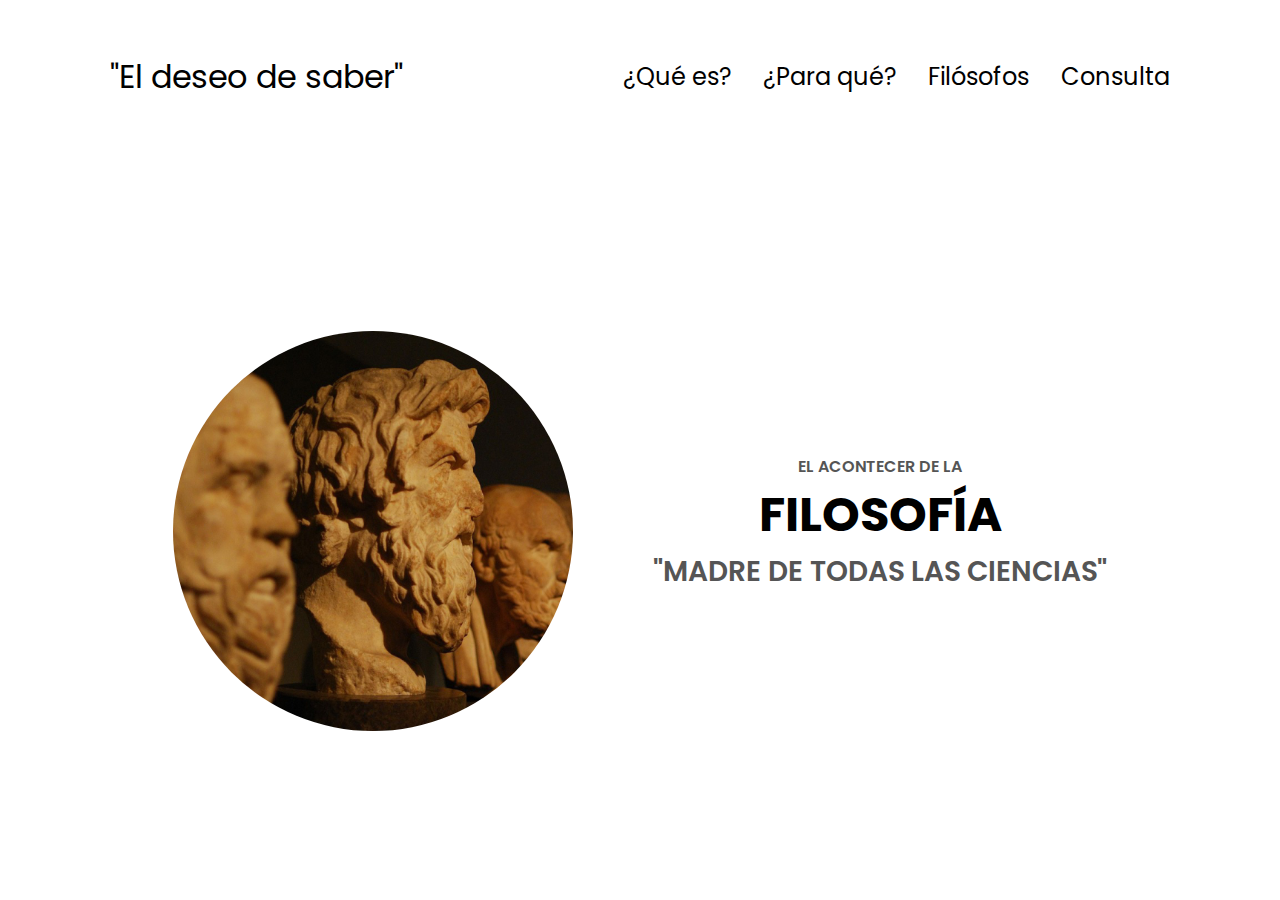
<file: index.html>
<!DOCTYPE html>
<html lang="en">
  <head>
    <meta charset="UTF-8" />
    <meta name="viewport" content="width=device-width, initial-scale=1.0" />
    <title>Pagina central</title>
    <style>
      .botones-extras {
        display: flex;
        justify-content: center;
      }
      .div-para-boton-regresar {
        display: block;
      }
      .porfavor-jala {
        color: white;
      }
      .contenedor-general {
        display: grid;
        grid-template-columns: 600px 600px;
        justify-content: center;
        align-items: center;
        column-gap: 40px;
        row-gap: 40px;
        margin-top: 20px;
        margin-bottom: 20px;
      }
      .botones {
        background: none;
        border: rgb(53, 53, 53) 0.1rem solid;
        font-weight: 600;
        padding: 1rem;
        border-radius: 2rem;
        background: rgb(53, 53, 53);
        color: white;
      }
      .botones:hover {
        border: rgb(255, 255, 255) 0.1rem solid;
        background: rgb(53, 53, 53);
        color: white;
        cursor: pointer;
        opacity: 0.5;
      }
    </style>
  </head>
  <body>
    <link rel="stylesheet" href="./estilos.css" />
    <nav id="desktop-nav">
      <div class="logo">"El deseo de saber"</div>
      <div>
        <ul class="nav-links">
          <li><a href="./que-es-filosofia.html">¿Qué es?</a></li>
          <li>
            <a
              href="https://www.scielo.org.mx/scielo.php?script=sci_arttext&pid=S0188-66492020000200429"
              >¿Para qué?</a
            >
          </li>
          <li><a href="./filosofos.html">Filósofos</a></li>
          <li>
            <a href="https://librosoa.unam.mx/handle/123456789/117">Consulta</a>
          </li>
        </ul>
      </div>
    </nav>

    <section id="profile">
      <div class="section__pic-container">
        <img src="./img-filosofos/img-principal.jpg" class="foto-perfil" />
      </div>
      <div class="section__text">
        <p class="section__text__p1">EL ACONTECER DE LA</p>
        <h1 class="title">FILOSOFÍA</h1>
        <p class="section__text__p2">"MADRE DE TODAS LAS CIENCIAS"</p>
        <div class="btn-container"></div>
      </div>
    </section>
  </body>
</html>
</file>
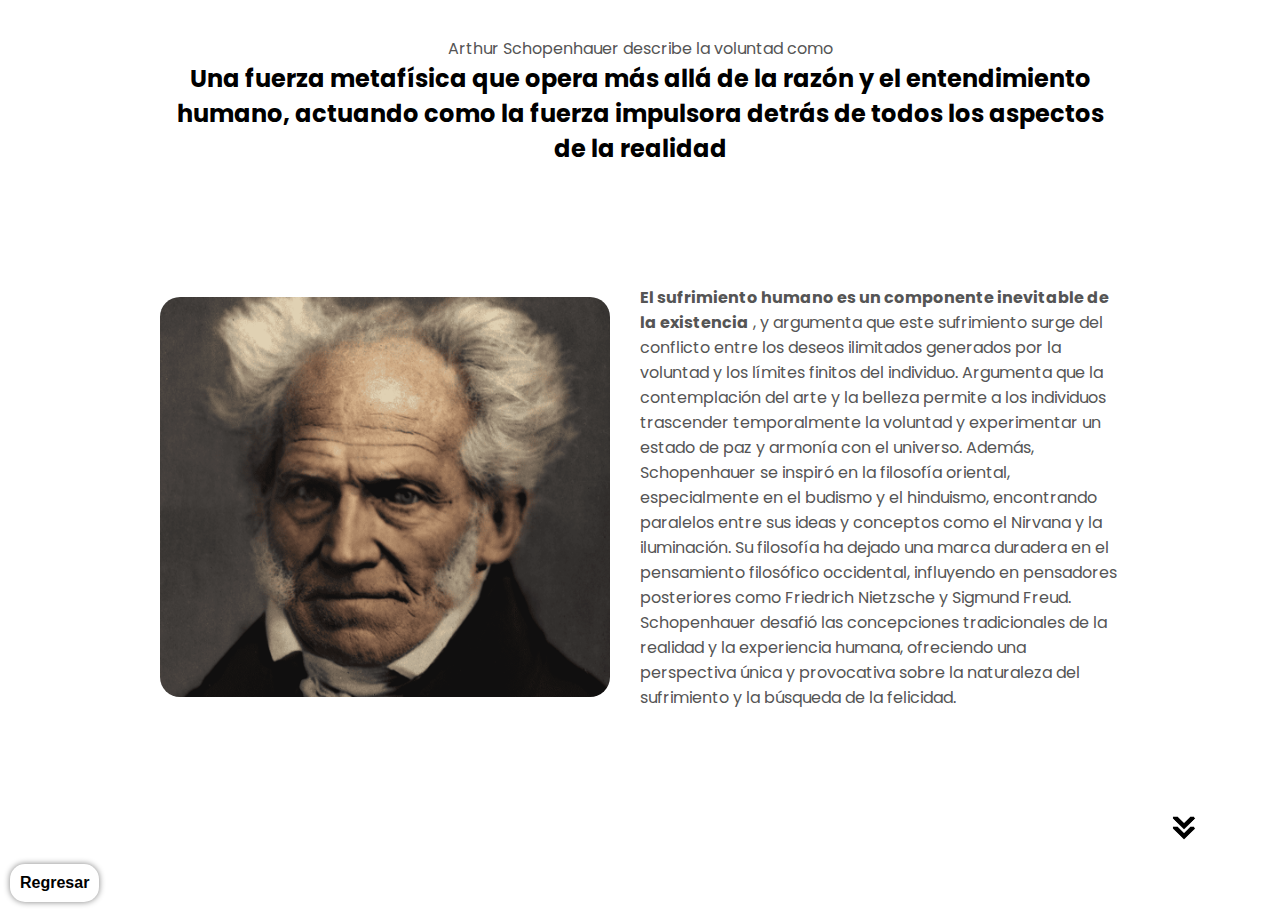
<file: arthur-filo.html>
<!DOCTYPE html>
<html lang="en">
  <head>
    <meta charset="UTF-8" />
    <meta name="viewport" content="width=device-width, initial-scale=1.0" />
    <title>Arthur Schopenhauer</title>
  </head>
  <body>
    <link rel="stylesheet" href="./estilos.css" />

    <section id="about">
      <p class="section__text__p1">
        Arthur Schopenhauer describe la voluntad como
      </p>
      <h2 align="center" class="">
        Una fuerza metafísica que opera más allá de la razón y el entendimiento
        humano, actuando como la fuerza impulsora detrás de todos los aspectos
        de la realidad
      </h2>
      <div class="section-container">
        <div class="section__pic-container">
          <img src="./img-filosofos/arthur-filo.png" class="about-pic" />
        </div>
        <div class="about-details-container">
          <div class="about-containers">
            <p>
              <strong>
                El sufrimiento humano es un componente inevitable de la
                existencia</strong
              >
              , y argumenta que este sufrimiento surge del conflicto entre los
              deseos ilimitados generados por la voluntad y los límites finitos
              del individuo. Argumenta que la contemplación del arte y la
              belleza permite a los individuos trascender temporalmente la
              voluntad y experimentar un estado de paz y armonía con el
              universo. Además, Schopenhauer se inspiró en la filosofía
              oriental, especialmente en el budismo y el hinduismo, encontrando
              paralelos entre sus ideas y conceptos como el Nirvana y la
              iluminación. Su filosofía ha dejado una marca duradera en el
              pensamiento filosófico occidental, influyendo en pensadores
              posteriores como Friedrich Nietzsche y Sigmund Freud. Schopenhauer
              desafió las concepciones tradicionales de la realidad y la
              experiencia humana, ofreciendo una perspectiva única y provocativa
              sobre la naturaleza del sufrimiento y la búsqueda de la felicidad.
            </p>
          </div>
        </div>
      </div>
      <a href="./About-me.html"
        ><img src="./imagenes-R/arrow.png" class="icon arrow"
      /></a>
    </section>

    <button class="boton-regresar">
      <a href="filosofos.html">Regresar</a>
    </button>
  </body>
</html>
</file>
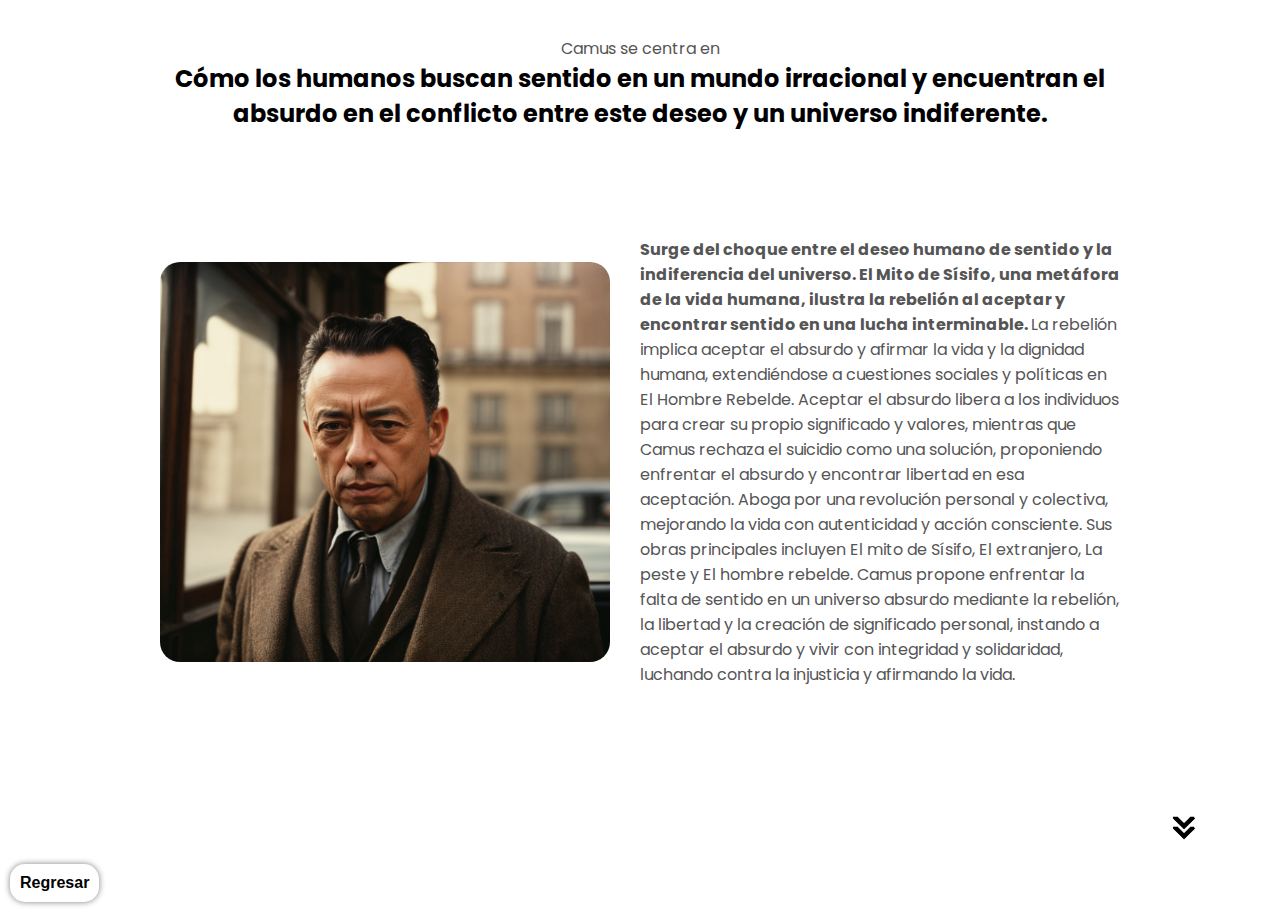
<file: camus-filo.html>
<!DOCTYPE html>
<html lang="en">
  <head>
    <meta charset="UTF-8" />
    <meta name="viewport" content="width=device-width, initial-scale=1.0" />
    <title>Camus filosofia</title>
  </head>
  <body>
    <link rel="stylesheet" href="./estilos.css" />

    <section id="about">
      <p class="section__text__p1">Camus se centra en</p>
      <h2 align="center" class="">
        Cómo los humanos buscan sentido en un mundo irracional y encuentran el
        absurdo en el conflicto entre este deseo y un universo indiferente.
      </h2>
      <div class="section-container">
        <div class="section__pic-container">
          <img src="./img-filosofos/camus-filo.jpg" class="about-pic" />
        </div>
        <div class="about-details-container">
          <div class="about-containers">
            <p>
              <strong
                >Surge del choque entre el deseo humano de sentido y la
                indiferencia del universo. El Mito de Sísifo, una metáfora de la
                vida humana, ilustra la rebelión al aceptar y encontrar sentido
                en una lucha interminable.
              </strong>
              La rebelión implica aceptar el absurdo y afirmar la vida y la
              dignidad humana, extendiéndose a cuestiones sociales y políticas
              en El Hombre Rebelde. Aceptar el absurdo libera a los individuos
              para crear su propio significado y valores, mientras que Camus
              rechaza el suicidio como una solución, proponiendo enfrentar el
              absurdo y encontrar libertad en esa aceptación. Aboga por una
              revolución personal y colectiva, mejorando la vida con
              autenticidad y acción consciente. Sus obras principales incluyen
              El mito de Sísifo, El extranjero, La peste y El hombre rebelde.
              Camus propone enfrentar la falta de sentido en un universo absurdo
              mediante la rebelión, la libertad y la creación de significado
              personal, instando a aceptar el absurdo y vivir con integridad y
              solidaridad, luchando contra la injusticia y afirmando la vida.
            </p>
          </div>
        </div>
      </div>
      <a href="./About-me.html"
        ><img src="./imagenes-R/arrow.png" class="icon arrow"
      /></a>
    </section>

    <button class="boton-regresar">
      <a href="filosofos.html">Regresar</a>
    </button>
  </body>
</html>
</file>
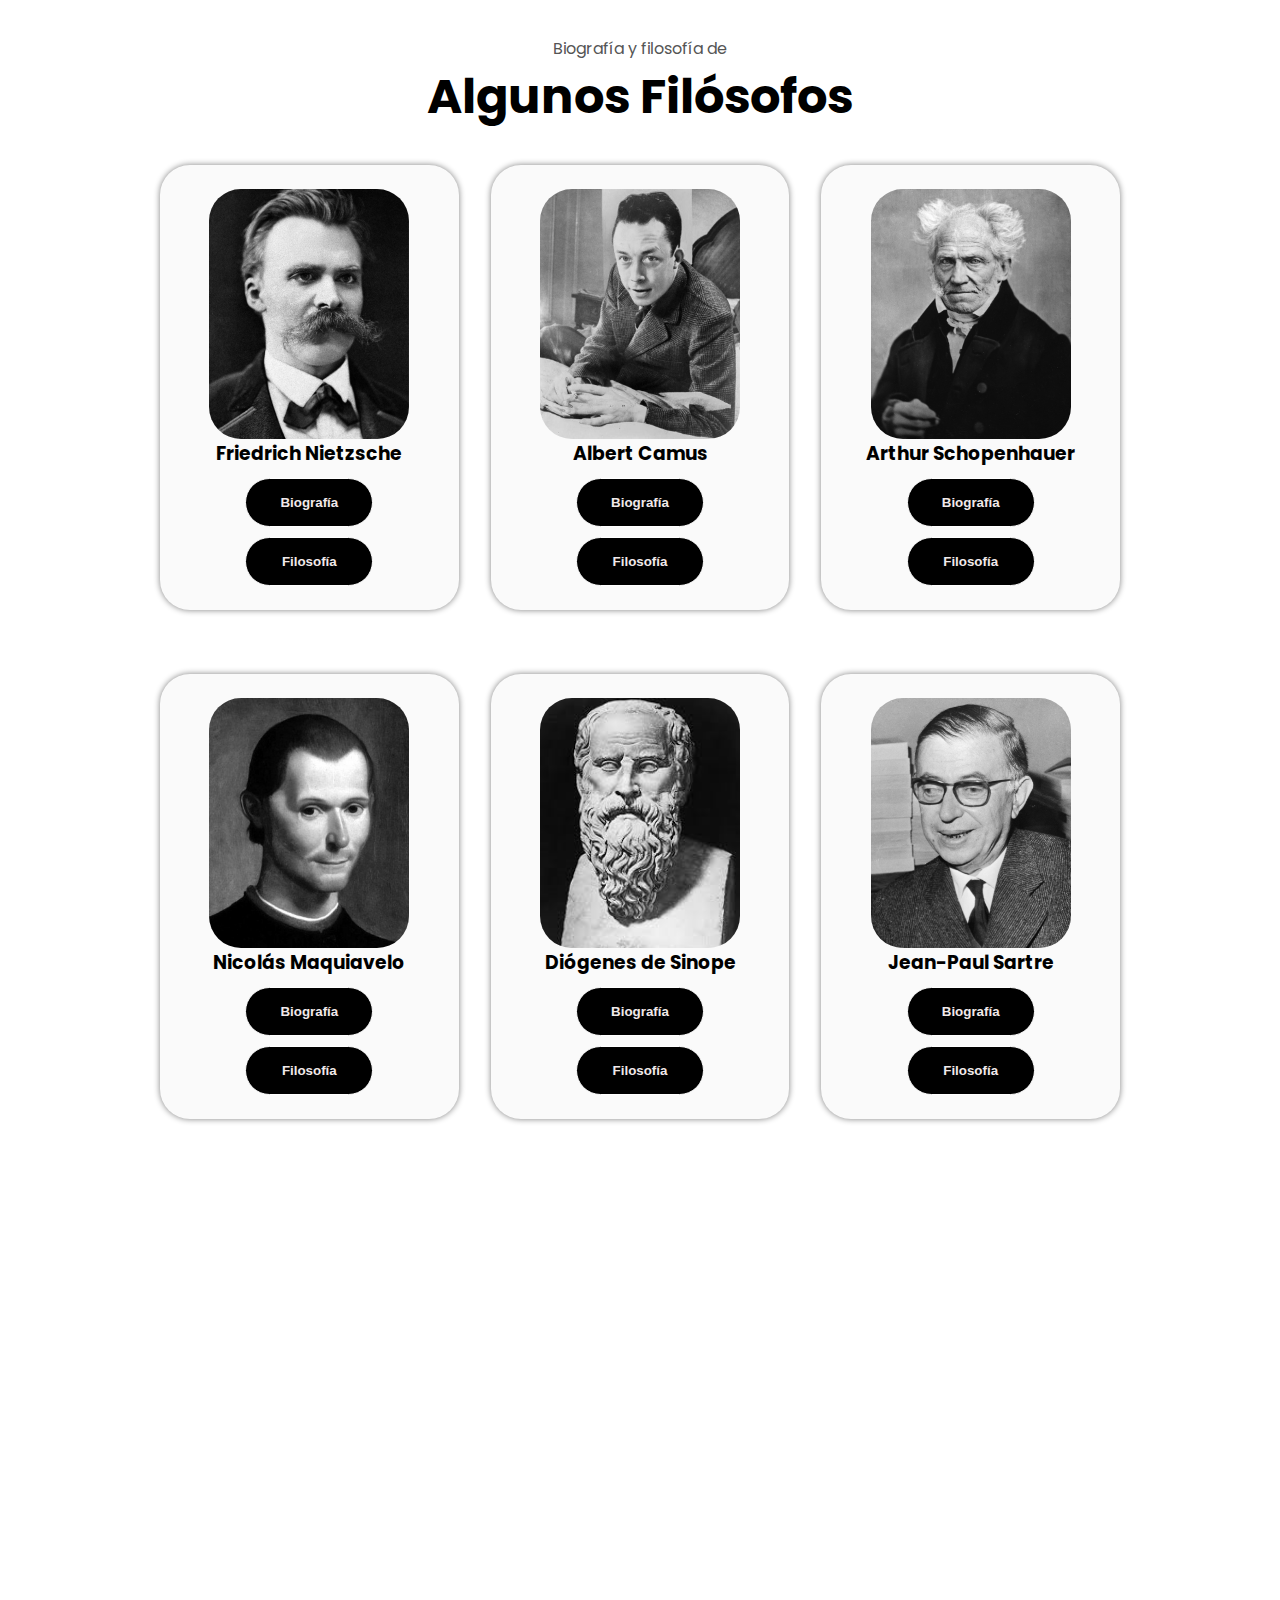
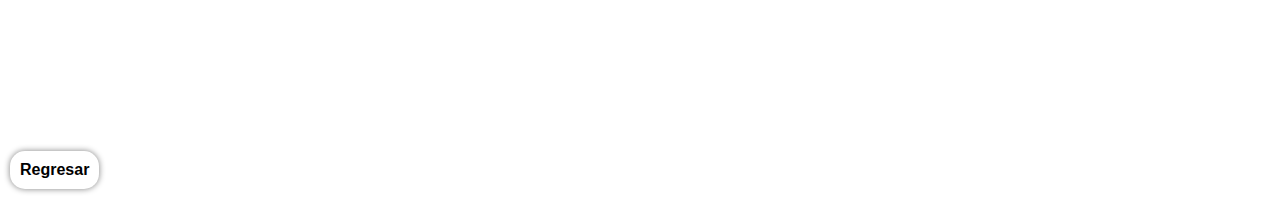
<file: filosofos.html>
<!DOCTYPE html>
<html lang="en">
  <head>
    <meta charset="UTF-8" />
    <meta name="viewport" content="width=device-width, initial-scale=1.0" />
    <title>FILOSOFOS</title>
  </head>
  <body>
    <link rel="stylesheet" href="./estilosBECAS.css" />
    <script>
// script.js
document.addEventListener('DOMContentLoaded', (event) => {
    const fotos = document.querySelectorAll('.project-img');
    
    fotos.forEach((foto) => {
        foto.addEventListener('mouseover', () => {
            foto.style.transform = 'scale(1.2) rotate(15deg)';
            foto.style.filter = 'brightness(1.2)';
        });

        foto.addEventListener('mouseout', () => {
            foto.style.transform = 'scale(1) rotate(0deg)';
            foto.style.filter = 'brightness(1)';
        });
    });
});


    </script>
    <div class="block">
    <section id="projects">
      <p class="section__text__p1">Biografía y filosofía de  </p>
      <h1 class="title">Algunos Filósofos</h1>
      <div class="experience-details-container">
        <div class="about-containers">
          <div class="details-container color-container">
            <div class="article-container">
              <img src="./img-filosofos/Nietzsche.jpg" class="project-img" />
            </div>
            <div class="article-container">
              <h3 align="center">Friedrich Nietzsche</h3>
            </div>
            <a href="./Nietzsche-bio.html"><button class="btn btn-color-1 project-btn">Biografía</button></a>
            <div class="btn-container">
              <a href="./nietzsche-filo.html"><button class="btn btn-color-1 project-btn">Filosofía</button></a>
            </div>
          </div>
          <div class="details-container color-container">
            <div class="article-container">
              <img src="./img-filosofos/camus.jpg" class="project-img" />
            </div>
            <div class="article-container">
              <h3 align="center"> Albert Camus</h3>
            </div>
            <a href="./camus-bio.html"><button class="btn btn-color-1 project-btn">Biografía</button></a>
            <div class="btn-container">
              <a href="./camus-filo.html"><button class="btn btn-color-1 project-btn">Filosofía</button></a>
            </div>
          </div>
          <div class="details-container color-container">
            <div class="article-container">
              <img src="./img-filosofos/Arthur.jpg" class="project-img" />
            </div>
            <div class="article-container">
              <h3 align="center">Arthur Schopenhauer</h3>
            </div>
            <a href="./arthur-bio.html"><button class="btn btn-color-1 project-btn">Biografía</button></a>
            <div class="btn-container">
              <a href="arthur-filo.html"><button class="btn btn-color-1 project-btn">Filosofía</button></a>
            </div>
          </div>
        </div> 
       
        <div class="about-containers">
          <div class="details-container color-container">
            <div class="article-container">
              <img src="./img-filosofos/maquiavelo.jpg" class="project-img" />
            </div>
            <div class="article-container">
              <h3 align="center">Nicolás Maquiavelo</h3>
            </div>
            <a href="./maquiavelo-bio.html"><button class="btn btn-color-1 project-btn">Biografía</button></a>
            <div class="btn-container">
              <a href="Maquiavelo-filo.html"><button class="btn btn-color-1 project-btn">Filosofía</button></a>
            </div>
          </div>
          <div class="details-container color-container">
            <div class="article-container">
              <img src="./img-filosofos/sinope.png" class="project-img" />
            </div>
            <div class="article-container">
              <h3 align="center"> Diógenes de Sinope</h3>
            </div>
            <a href="./sinope-bio.html"><button class="btn btn-color-1 project-btn">Biografía</button></a>
            <div class="btn-container">
              <a href="sinope-filo.html"><button class="btn btn-color-1 project-btn">Filosofía</button></a>
            </div>
          </div>
          <div class="details-container color-container">
            <div class="article-container">
              <img src="./img-filosofos/satre.jpg" class="project-img" />
            </div>
            <div class="article-container">
              <h3 align="center">Jean-Paul Sartre</h3>
            </div>
            <a href="./Sartre-bio.html"><button class="btn btn-color-1 project-btn">Biografía</button></a>
            <div class="btn-container">
              <a href="Sartre-filo.html"><button class="btn btn-color-1 project-btn">Filosofía</button></a>
            </div>
          </div>
        </div> 
    </section>
  </div>
    <br><br><br>   <br><br><br>
    <br><br><br>   <br><br><br>
    <br><br><br>   <br><br><br>
    <br><br><br>   <br><br><br>
    <button class="boton-regresar">
        <a href="./index.html">Regresar</a>
      </button>
   
  </body>
</html>
</file>
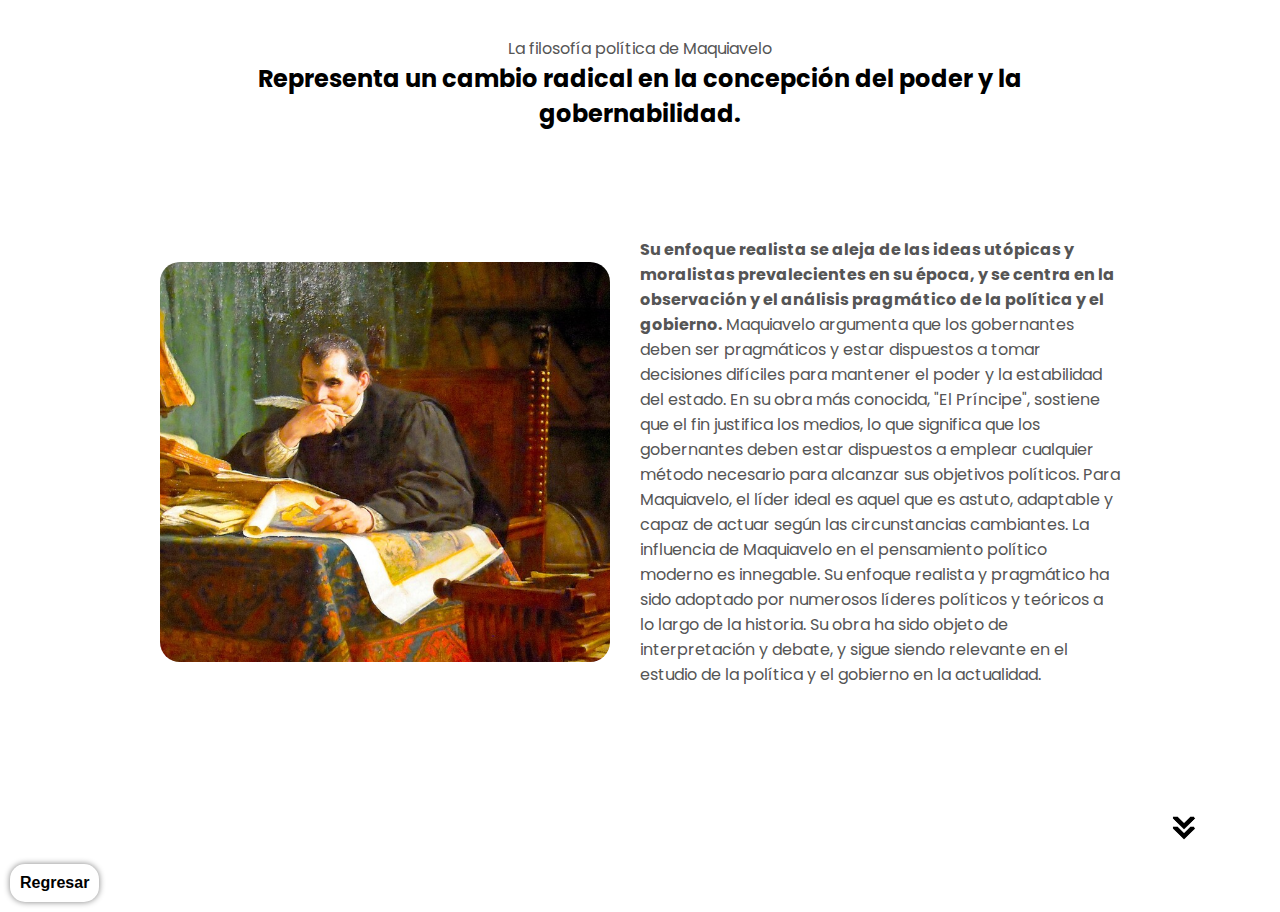
<file: Maquiavelo-filo.html>
<!DOCTYPE html>
<html lang="en">
  <head>
    <meta charset="UTF-8" />
    <meta name="viewport" content="width=device-width, initial-scale=1.0" />
    <title>Nietzsche filosofia</title>
  </head>
  <body>
    <link rel="stylesheet" href="./estilos.css" />

    <section id="about">
      <p class="section__text__p1">La filosofía política de Maquiavelo</p>
      <h2 align="center" class="">
        Representa un cambio radical en la concepción del poder y la
        gobernabilidad.
      </h2>
      <div class="section-container">
        <div class="section__pic-container">
          <img src="./img-filosofos/Maquiavelo-filo.jpg" class="about-pic" />
        </div>
        <div class="about-details-container">
          <div class="about-containers">
            <p>
              <strong
                >Su enfoque realista se aleja de las ideas utópicas y moralistas
                prevalecientes en su época, y se centra en la observación y el
                análisis pragmático de la política y el gobierno.</strong
              >
              Maquiavelo argumenta que los gobernantes deben ser pragmáticos y
              estar dispuestos a tomar decisiones difíciles para mantener el
              poder y la estabilidad del estado. En su obra más conocida, "El
              Príncipe", sostiene que el fin justifica los medios, lo que
              significa que los gobernantes deben estar dispuestos a emplear
              cualquier método necesario para alcanzar sus objetivos políticos.
              Para Maquiavelo, el líder ideal es aquel que es astuto, adaptable
              y capaz de actuar según las circunstancias cambiantes. La
              influencia de Maquiavelo en el pensamiento político moderno es
              innegable. Su enfoque realista y pragmático ha sido adoptado por
              numerosos líderes políticos y teóricos a lo largo de la historia.
              Su obra ha sido objeto de interpretación y debate, y sigue siendo
              relevante en el estudio de la política y el gobierno en la
              actualidad.
            </p>
          </div>
        </div>
      </div>
      <a href="./About-me.html"
        ><img src="./imagenes-R/arrow.png" class="icon arrow"
      /></a>
    </section>

    <button class="boton-regresar">
      <a href="filosofos.html">Regresar</a>
    </button>
  </body>
</html>
</file>
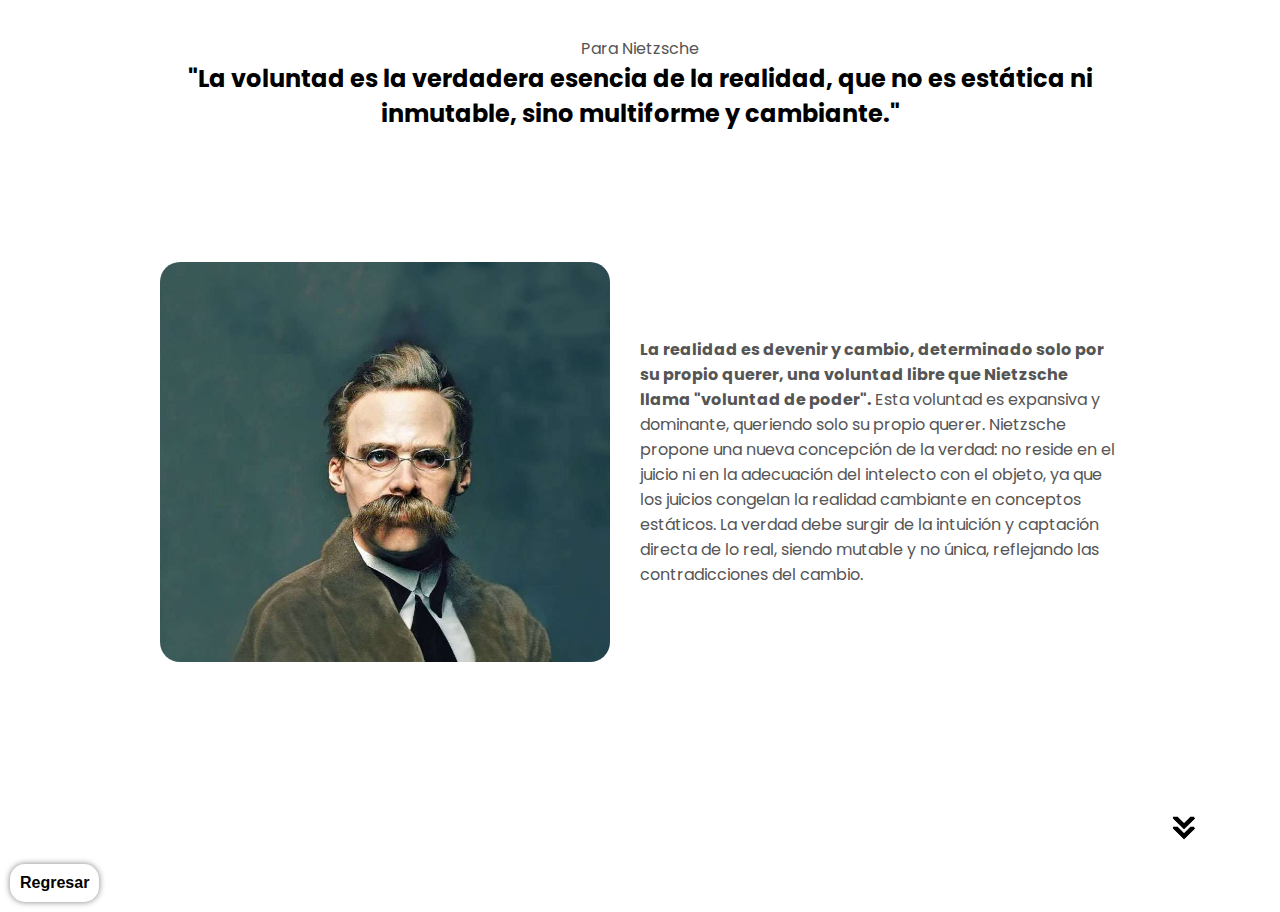
<file: nietzsche-filo.html>
<!DOCTYPE html>
<html lang="en">
  <head>
    <meta charset="UTF-8" />
    <meta name="viewport" content="width=device-width, initial-scale=1.0" />
    <title>Nietzsche filosofia</title>
  </head>
  <body>
    <link rel="stylesheet" href="./estilos.css" />

    <section id="about">
      <p class="section__text__p1">Para Nietzsche</p>
      <h2 align="center" class="">
        "La voluntad es la verdadera esencia de la realidad, que no es estática
        ni inmutable, sino multiforme y cambiante."
      </h2>
      <div class="section-container">
        <div class="section__pic-container">
          <img src="./img-filosofos/nietzsche-filo.jpg" class="about-pic" />
        </div>
        <div class="about-details-container">
          <div class="about-containers">
            <p>
              <strong
                >La realidad es devenir y cambio, determinado solo por su propio
                querer, una voluntad libre que Nietzsche llama "voluntad de
                poder".</strong
              >
              Esta voluntad es expansiva y dominante, queriendo solo su propio
              querer. Nietzsche propone una nueva concepción de la verdad: no
              reside en el juicio ni en la adecuación del intelecto con el
              objeto, ya que los juicios congelan la realidad cambiante en
              conceptos estáticos. La verdad debe surgir de la intuición y
              captación directa de lo real, siendo mutable y no única,
              reflejando las contradicciones del cambio.
            </p>
          </div>
        </div>
      </div>
      <a href="./About-me.html"
        ><img src="./imagenes-R/arrow.png" class="icon arrow"
      /></a>
    </section>

    <button class="boton-regresar">
      <a href="filosofos.html">Regresar</a>
    </button>
  </body>
</html>
</file>
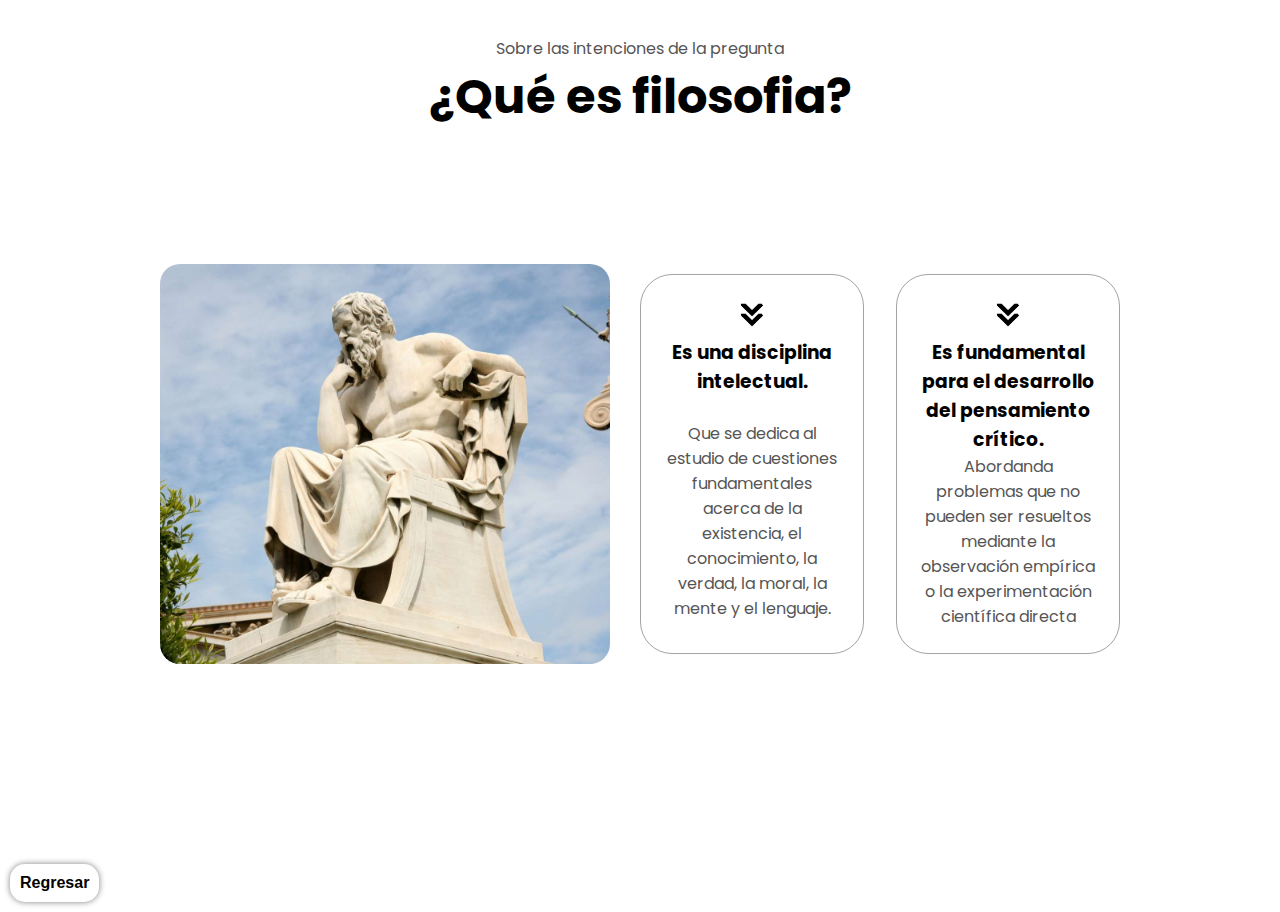
<file: que-es-filosofia.html>
<!DOCTYPE html>
<html lang="en">
  <head>
    <meta charset="UTF-8" />
    <meta name="viewport" content="width=device-width, initial-scale=1.0" />
    <title>Que es filosofia</title>
  </head>
  <body>
    <link rel="stylesheet" href="./estilos.css" />
    <section id="about">
      <p class="section__text__p1">Sobre las intenciones de la pregunta</p>
      <h1 class="title">¿Qué es filosofia?</h1>
      <div class="section-container">
        <div class="section__pic-container">
          <img src="./img-filosofos/que-es-filo.jpg" class="about-pic" />
        </div>
        <div class="about-details-container">
          <div class="about-containers">
            <div class="details-container">
              <img src="./imagenes-R/arrow.png" class="icon" />
              <h3>Es una disciplina intelectual.</h3>
              <br />
              <p>
                Que se dedica al estudio de cuestiones fundamentales acerca de
                la existencia, el conocimiento, la verdad, la moral, la mente y
                el lenguaje.
              </p>
            </div>
            <div class="details-container">
              <img src="./imagenes-R/arrow.png" class="icon" />
              <h3>
                Es fundamental para el desarrollo del pensamiento crítico.
              </h3>
              <p>
                Abordanda problemas que no pueden ser resueltos mediante la
                observación empírica o la experimentación científica directa
              </p>
            </div>
          </div>
        </div>
      </div>
    </section>

    <button class="boton-regresar">
      <a href="index.html">Regresar</a>
    </button>
  </body>
</html>
</file>
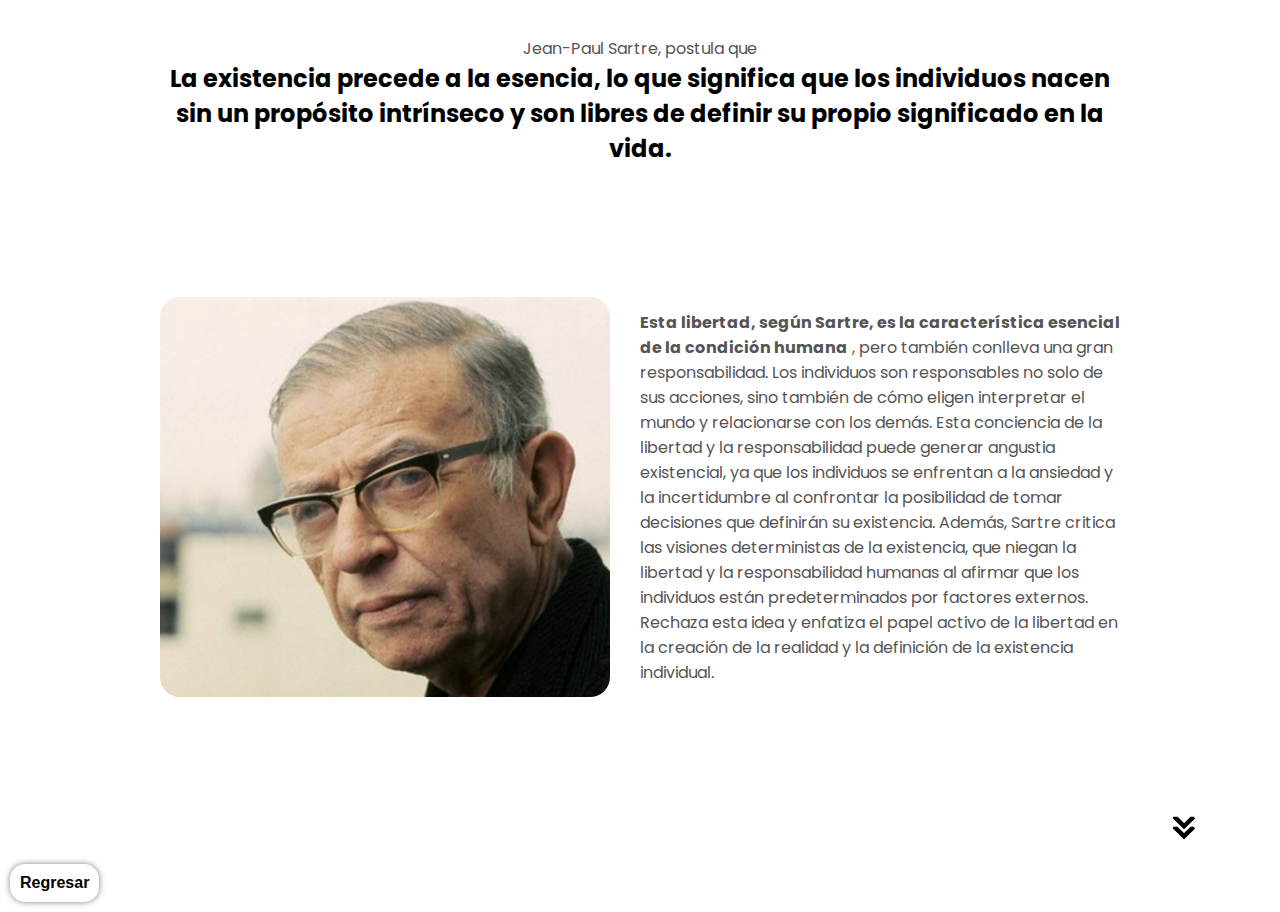
<file: sartre-filo.html>
<!DOCTYPE html>
<html lang="en">
  <head>
    <meta charset="UTF-8" />
    <meta name="viewport" content="width=device-width, initial-scale=1.0" />
    <title>Jean-Paul Sartre</title>
  </head>
  <body>
    <link rel="stylesheet" href="./estilos.css" />

    <section id="about">
      <p class="section__text__p1">Jean-Paul Sartre, postula que</p>
      <h2 align="center" class="">
        La existencia precede a la esencia, lo que significa que los individuos
        nacen sin un propósito intrínseco y son libres de definir su propio
        significado en la vida.
      </h2>
      <div class="section-container">
        <div class="section__pic-container">
          <img src="./img-filosofos/sartre.filo.jpg" class="about-pic" />
        </div>
        <div class="about-details-container">
          <div class="about-containers">
            <p>
              <strong>
                Esta libertad, según Sartre, es la característica esencial de la
                condición humana</strong
              >
              , pero también conlleva una gran responsabilidad. Los individuos
              son responsables no solo de sus acciones, sino también de cómo
              eligen interpretar el mundo y relacionarse con los demás. Esta
              conciencia de la libertad y la responsabilidad puede generar
              angustia existencial, ya que los individuos se enfrentan a la
              ansiedad y la incertidumbre al confrontar la posibilidad de tomar
              decisiones que definirán su existencia. Además, Sartre critica las
              visiones deterministas de la existencia, que niegan la libertad y
              la responsabilidad humanas al afirmar que los individuos están
              predeterminados por factores externos. Rechaza esta idea y
              enfatiza el papel activo de la libertad en la creación de la
              realidad y la definición de la existencia individual.
            </p>
          </div>
        </div>
      </div>
      <a href="./About-me.html"
        ><img src="./imagenes-R/arrow.png" class="icon arrow"
      /></a>
    </section>

    <button class="boton-regresar">
      <a href="filosofos.html">Regresar</a>
    </button>
  </body>
</html>
</file>
<file: estilos.css>
@import url("https://fonts.googleapis.com/css2?family=Poppins:wght@300;400;500;600&display=swap");

* {
  margin: 0px;
  padding: 0px;
}
body {
  font-family: "Poppins", sans-serif;
}
html {
  scroll-behavior: smooth;
}
p {
  color: rgb(85, 85, 85);
}
/*TRANSICION*/
a,
.btn {
  transition: all 300ms ease;
}

/*dekstop-nav*/
nav,
.nav-links {
  display: flex;
}
nav {
  justify-content: space-around;
  align-items: center;
  height: 17vh;
}
.nav-links {
  gap: 2rem;
  list-style: none;
  font-size: 1.5rem;
}
a {
  color: black;
  text-decoration: none;
  text-decoration-color: white;
}
a:hover {
  color: grey;
  text-decoration: underline;
  text-underline-offset: 1rem;
  text-decoration-color: rdg(181, 181, 181);
}
.logo {
  font-size: 2rem;
}
.logo:hover {
  cursor: default;
}
/*Hamburguer-menu*/
#hamburger-nav {
  display: none;
}
.hamburger-menu {
  position: relative;
  display: inline-block;
}
.hamburger-icon {
  display: flex;
  flex-direction: column;
  justify-content: space-between;
  height: 24px;
  width: 30px;
  cursor: pointer;
}

@media screen and (max-width: 1200px) {
  #desktop-nav {
    display: none;
  }
  #hamburger-nav {
    display: flex;
  }
}
.hamburger-icon span {
  width: 100%;
  height: 2px;
  background-color: black;
  transition: all 0.3 ease-in-out; 
}
.menu-links {
  position: absolute;
  top: 100%;
  right: 0%;
  background-color: white;
  width: fit-content;
  overflow: hidden;
  transition: all 0.3 ease-in-out;
}
.menu-links a {
  display: block;
  padding: 10px;
  text-align: center;
  font-size: 1ransition 5rem;
  color: black;
  text-decoration: none;
  transition: all 0.3 ease-in-out;
}
.menu-links li {
  list-style: none;
}
.menu-links.open {
  max-height: 300px;
}
.hamburger-icon.open span:first-child {
  transform: rotate(45deg) transolate(10px, 5px);
}
.hamburger-icon.open span:nth-child(2) {
  opacity: 0;
}
.hamburger-icon.open span:last-child {
  transform: rotate(-45deg) transolate(10px, -5px);
}
.hamburger-icon span:first-child {
  transform: none;
}
.hamburger-icon span:first-child {
  opacity: 1;
}
.hamburger-icon span:first-child {
  transform: none;
}

/*SECTION*/
section {
  padding-top: 4vh;
  height: 96vh;
  margin: 0 10rem;
  box-sizing: border-box;
  min-height: fit-content;
}
.section-container {
  display: flex;
}
/*profilesection*/
#profile{
  display: flex;
  justify-content: center;
  gap: 5rem;
  height: 80vh;
}

.section__pic-container {
  display: flex;
  height: 400px;
  width: 400px;
  margin: auto 0;
}
.section__text {
  align-self: center;
  text-align: center;
}
.section__text p {
  font-weight: 600;
}
.section__text__p1 {
  text-align: center;
}
.section__text__p2 {
  font-size: 1.75rem;
  margin-bottom: 1rem;
}
.title {
  font-size: 3rem;
  text-align: center;
}
#socials-container {
  display: flex;
  justify-content: center;
  margin-top: 1rem;
  gap: 1rem;
}
.icon {
  cursor: pointer;
  height: 2rem;
}
.foto-perfil {
  width: 400px;
  height: 400px;
  object-fit: cover;
  border-radius: 200px;
  
}

/*buttons */
.btn-container {
  display: flex;
  justify-content: center;
  gap: 1rem;
}
.btn {
  font-weight: 600;
  transition: all 300ms ease; /*----------------*/
  padding: 1rem;
  width: 8rem;
  border-radius: 2rem;
}
.btn-color-1,
.btn-color-2 {
  border: rgb(53, 53, 53) 0.1rem solid;
}
.btn-color-1:hover,
.btn-color-2:hover {
  cursor: pointer; /*------------------*/
}
.linkedin {
  color: white;
  text-decoration: none;
}
.btn-color-1,
.btn-color-2:hover {
  background: rgb(53, 53, 53);
  color: white;
}
.btn-color-1:hover,
.principal-buttons:hover { /*---------------------------------------*/
  background: rgb(0, 0, 0);
  opacity: 0.5;
}
.btn-color-2 {
  background: none;
}
.btn-color-2:hover {
  border: rgb(255, 255, 255) 0.1rem solid;
}
.btn-container {
  gap: 1rem;
}
.principal-buttons {
  border: rgb(53, 53, 53) 0.1rem solid;
  background: rgb(53, 53, 53);
  width: 100px;
  color: white;
  padding: 10px;
  width: 8rem;
  border-radius: 2rem;
  font-size: 1rem;
}
#about{
    position:relative;
}
.about-containers{
gap:2rem;
margin-bottom: 2rem;
margin-top:2rem;
}
.about-details-container{
justify-content: center;
flex-direction: column;
}
.about-containers, .about-details-container{
    display:flex;
}
.arrow{
    position:absolute;
    right:-5rem;
    bottom:20px;
}
.details-container{
    padding: 1.5rem;
    flex: 1;
    background: white;
    border-radius:2rem;
    border: rgb(53,53,53) 0.1rem solid;
    border-color: rgb(163,163,163);
    text-align: center;                    /*-------------------*/
    display: block;  /*---------------*/
    
}
.section-container{
    gap:5rem;
    height:80%;

}
.section__pic-container{
    height:400px;
    width:400px;
    margin: auto 0;
}
.about-pic{
    width:450px;
    height:400px;
    object-fit:cover;
    margin-right:20px;
    border-radius: 20px;;
}
/*Experience section*/
#experience{
    position: relative;
}
.experience-sub-title{
    color:rgb(85,85,85);
    font-weight: 600;
    font-size: 1.75rem;
    margin-bottom:2rem;
}
.experience-details-container{
    display:flex;
    justify-content:center;
    flex-direction:column;
}
.article-container{
    display:flex;
    text-align:initial;
    flex-wrap:wrap;
    flex-direction: row;
    gap:2.5rem;
    justify-content: space-around;

}
article{
    display:flex;
    width:10rem;
    justify-content: space-around;
    gap: 0.5rem;
}

article .icon {
    cursor: default;

}
/*Project section*/
#projects{
    position:relative;
}
.color-container{
    border-color:rgb(163,163,163);
    background: rgb(250,250,250);

}
.animarImagen{
    border-radius:2rem;
    width:200px;
    height: 300px;
    object-fit: cover;
    transition: transform 0.5s ease, filter 0.5s ease;

}

.project-title{
    margin: 1rem;
    color:black;

}
.project-btn{
    color:black;
    border-color:rgb(163,163,163);

}
.boton-regresar{
  padding:10px;
  margin-left: 10px;
  margin-bottom: 10px;
  border-style: none;
  background-color: rgb(255, 255, 255);
  text-decoration: none;;
  font-size: 16px;
  font-weight: bold;
  border-radius: 15px; /*---------------*/
  box-shadow: 0 0  6px gray; /*---------------------------*/
  display:block;
}
</file>
<file: estilosBECAS.css>
@import url("https://fonts.googleapis.com/css2?family=Poppins:wght@300;400;500;600&display=swap");

* {
  margin: 0px;
  padding: 0px;
}
body {
  font-family: "Poppins", sans-serif;
  background-color: white;
}
html {
  scroll-behavior: smooth;
}
p {
  color: rgb(85, 85, 85);
}
/*TRANSICION*/
a,
.btn {
  transition: all 300ms ease;
}


/*SECTION*/
section {
  padding-top: 4vh;
  height: 96vh;
  margin: 0 10rem;
  box-sizing: border-box;
  min-height: fit-content;
}
.section-container {
  display: flex;
}
/*profilesection*/
#profile{
  display: flex;
  justify-content: center;
  gap: 5rem;
  height: 80vh;
}

.section__pic-container {
  display: flex;
  height: 400px;
  width: 400px;
  margin: auto 0;
}
.section__text {
  align-self: center;
  text-align: center;
}
.section__text p {
  font-weight: 600;
}
.section__text__p1 {
  text-align: center;
}
.section__text__p2 {
  font-size: 1.75rem;
  margin-bottom: 1rem;
}
.title {
  font-size: 3rem;
  text-align: center;
}
#socials-container {
  display: flex;
  justify-content: center;
  margin-top: 1rem;
  gap: 1rem;
}
.icon {
  cursor: pointer;
  height: 2rem;
}
.foto-perfil {
  width: 400px;
  height: 400px;
  object-fit: cover;
  border-radius: 200px;
  
}

/*buttons */
.btn-container {
  display: flex;
  justify-content: center;
  gap: 1rem;
}
.btn {
  font-weight: 600;
  transition: all 300ms ease;
  padding: 1rem;
  width: 8rem;
  border-radius: 2rem;
}
.btn-color-1,
.btn-color-2 {
  border: rgb(53, 53, 53) 0.1rem solid;
}
.btn-color-1:hover,
.btn-color-2:hover {
  cursor: pointer;
}
.linkedin {
  color: white;
  text-decoration: none;
}
.btn-color-1,
.btn-color-2:hover {
  background: rgb(0, 0, 0);
  color: white;
}
.btn-color-1:hover,
.principal-buttons:hover {
  background: rgb(0, 0, 0);
  opacity: 0.5;
}
.btn-color-2 {
  background: none;
}
.btn-color-2:hover {
  border: rgb(255, 255, 255) 0.1rem solid;
}
.btn-container {
  gap: 1rem;
}
.principal-buttons {
  border: rgb(53, 53, 53) 0.1rem solid;
  background: rgb(53, 53, 53);
  width: 100px;
  color: white;
  padding: 10px;
  width: 8rem;
  border-radius: 2rem;
  font-size: 1rem;
}
#about{
    position:relative;
}
.about-containers{
gap:2rem;
margin-bottom: 2rem;
margin-top:2rem;
}
.about-details-container{
justify-content: center;
flex-direction: column;
}
.about-containers, .about-details-container{
    display:flex;
}
.arrow{
    position:absolute;
    right:-5rem;
    bottom:20px;
}
.details-container{
    padding: 1.5rem;
    flex: 1;
    background-color: white;
    text-align: center;
    display: block;
   box-shadow: 0 0 6px gray; 
   border-radius: 30px;
}
.section-container{
    gap:5rem;
    height:80%;

}
.section__pic-container{
    height:400px;
    width:400px;
    margin: auto 0;
}
.about-pic{
    width:450px;
    height:400px;
    object-fit:cover;
    margin-right:20px;
    border-radius: 20px;;
}
/*Experience section*/
#experience{
    position: relative;
}
.experience-sub-title{
    color:rgb(85,85,85);
    font-weight: 600;
    font-size: 1.75rem;
    margin-bottom:2rem;
}
.experience-details-container{
    display:flex;
    justify-content:center;
    flex-direction:column;
}
.article-container{
    display:flex;
    text-align:initial;
    flex-wrap:wrap;
    flex-direction: row;
    gap:2.5rem;
    justify-content: space-around;

}
article{
    display:flex;
    width:10rem;
    justify-content: space-around;
    gap: 0.5rem;
}

article .icon {
    cursor: default;

}
/*Project section*/
#projects{
    position:relative;
}
.color-container{
    border-color:rgb(163,163,163);
    background: rgb(250,250,250);

}
.project-img{
  border-radius:2rem;
  width:200px;
  height: 250px;
  object-fit: cover;
  transition: transform 0.5s ease, filter 0.5s ease;

}
.project-title{
    margin: 1rem;
    color:black;

}
.project-btn{
    color:rgb(241, 233, 233);
    border-color:rgb(255, 255, 255);
    margin-top: 10px;

}
.boton-regresar {
  padding: 10px;
  margin-left: 10px;
  margin-bottom: 10px;
  border-style: none;
  background-color: white;
  text-decoration: none;
  font-size: 16px;
  font-weight: bold;
  border-radius: 15px;
  box-shadow: 0 0 6px gray;
}
a {
  text-decoration: none;
  color: black;
}
.aplicaciones {
  display: flex;
  justify-content: center; /* Centra el div horizontalmente */
}
.parrafo {
        margin-top:20px;
        width: 1000px; /* Ancho específico */
        background-color:white;
        box-shadow: 0 0 6px gray; 
        border-radius: 30px;
        padding:20px;
}
.block{
  display:block;
}
</file>
